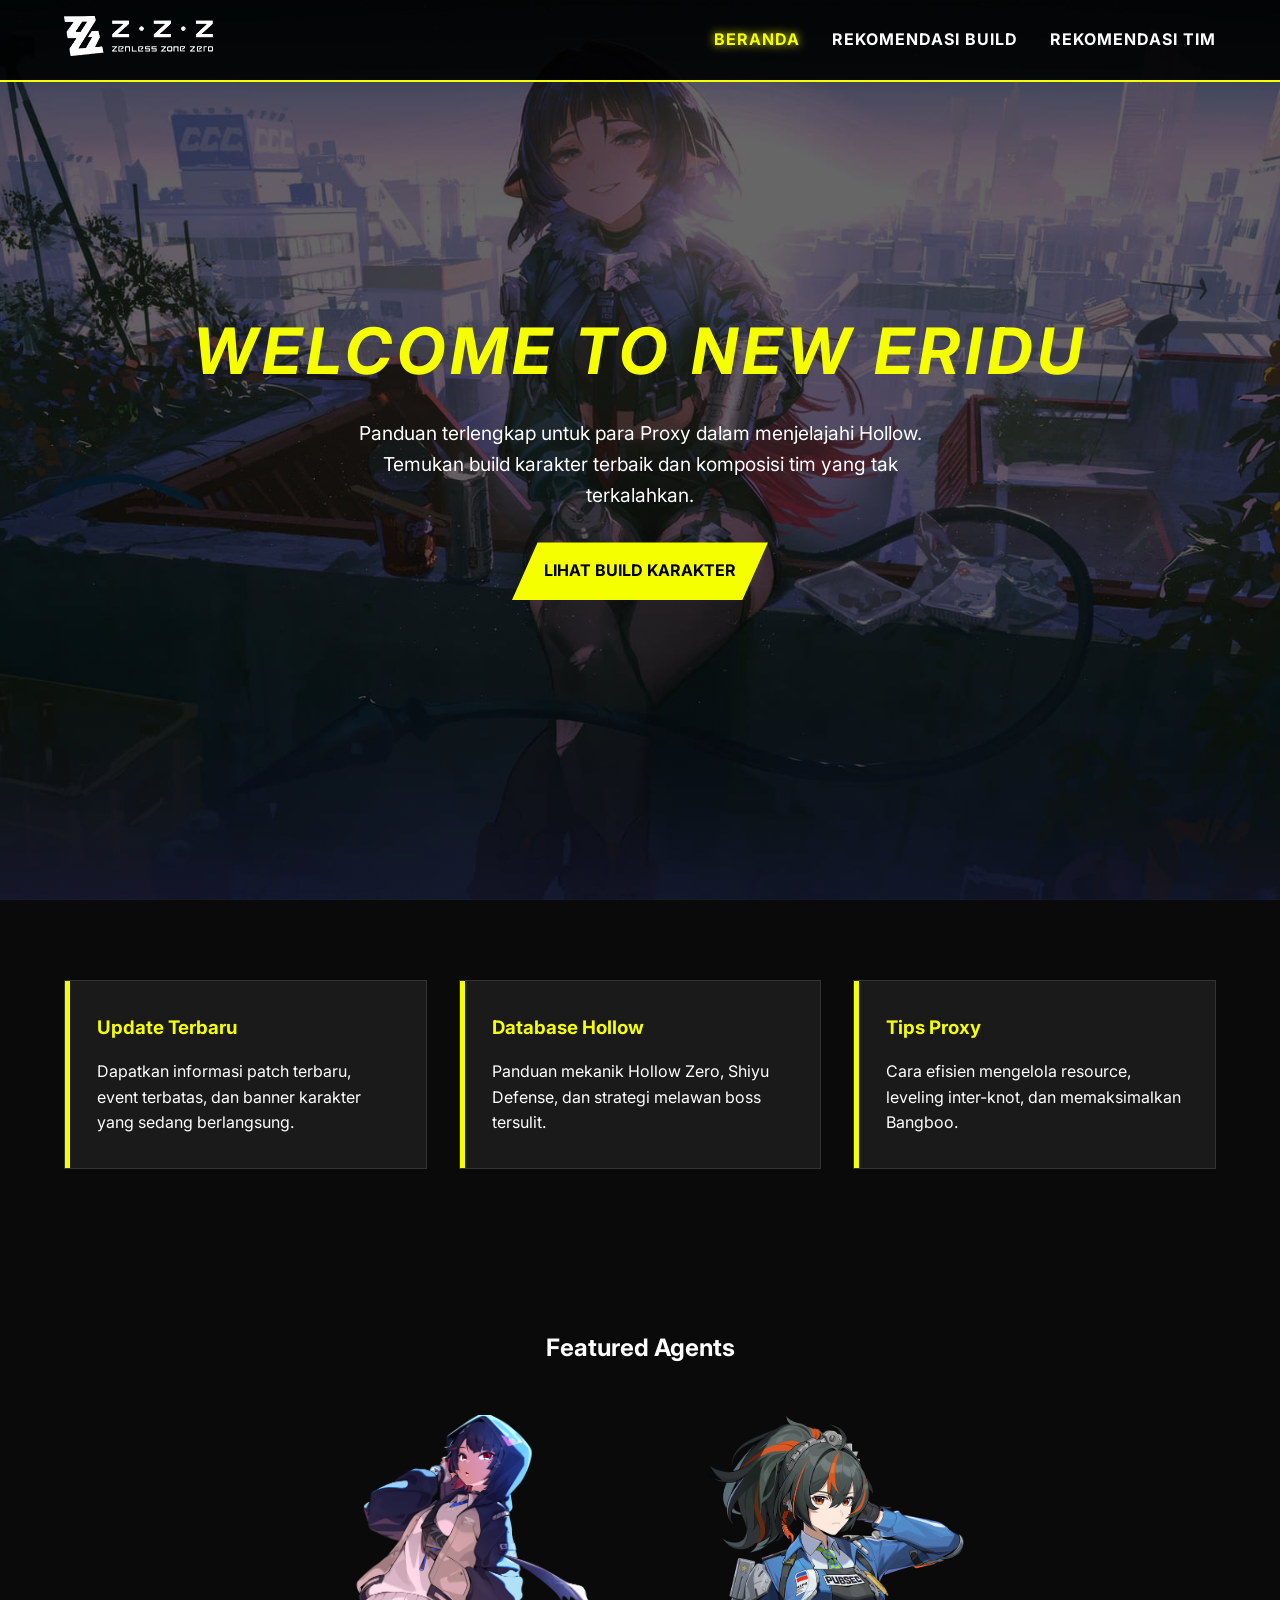
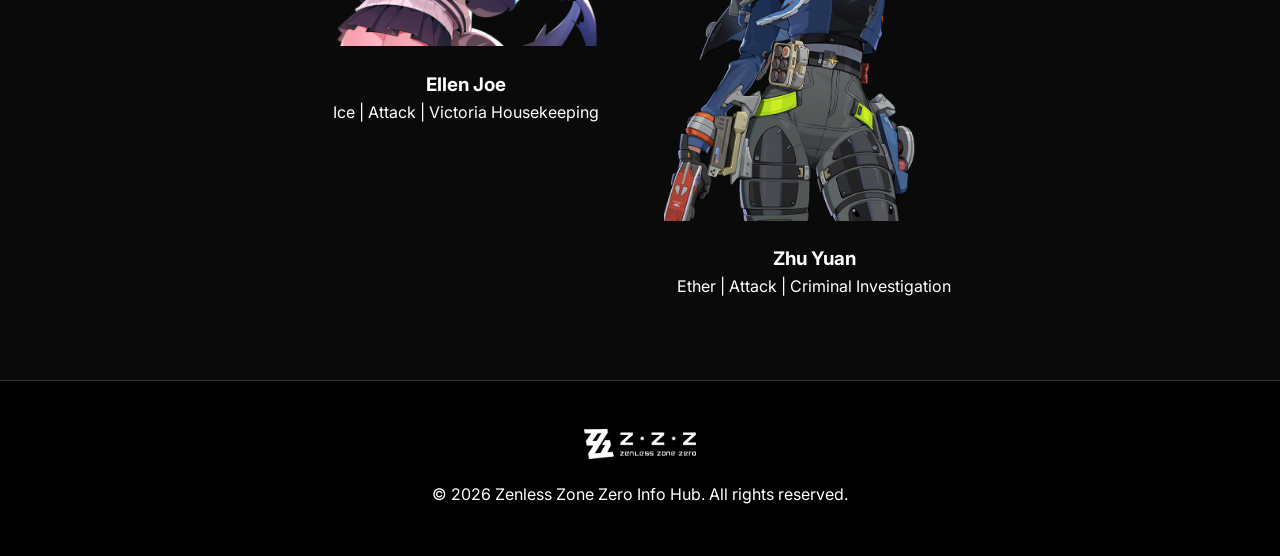
<file: index.html>
<!DOCTYPE html>
<html lang="en">
<head>
    <meta charset="UTF-8">
    <meta name="viewport" content="width=device-width, initial-scale=1.0">
    <title>Zenless Zone Zero - Info Hub</title>
    <link rel="stylesheet" href="assets/css/style.css">
    <link href="https://fonts.googleapis.com/css2?family=Inter:wght@400;700;900&display=swap" rel="stylesheet">
</head>
<body>
    <header>
        <div class="logo">
            <a href="index.html"><img src="assets/images/logo.png" alt="ZZZ Logo"></a>
        </div>
        <nav>
            <ul>
                <li><a href="index.html" class="active">Beranda</a></li>
                <li><a href="characters.html">Rekomendasi Build</a></li>
                <li><a href="teams.html">Rekomendasi Tim</a></li>
            </ul>
        </nav>
    </header>

    <section class="hero">
        <h1>WELCOME TO NEW ERIDU</h1>
        <p>Panduan terlengkap untuk para Proxy dalam menjelajahi Hollow. Temukan build karakter terbaik dan komposisi tim yang tak terkalahkan.</p>
        <a href="characters.html" class="btn">Lihat Build Karakter</a>
    </section>

    <section class="features">
        <div class="card">
            <h3>Update Terbaru</h3>
            <p>Dapatkan informasi patch terbaru, event terbatas, dan banner karakter yang sedang berlangsung.</p>
        </div>
        <div class="card">
            <h3>Database Hollow</h3>
            <p>Panduan mekanik Hollow Zero, Shiyu Defense, dan strategi melawan boss tersulit.</p>
        </div>
        <div class="card">
            <h3>Tips Proxy</h3>
            <p>Cara efisien mengelola resource, leveling inter-knot, dan memaksimalkan Bangboo.</p>
        </div>
    </section>

    <section class="showcase">
        <h2>Featured Agents</h2>
        <div class="char-grid">
            <div class="char-item">
                <img src="assets/images/ellen_joe.png" alt="Ellen Joe">
                <div class="char-info">
                    <h3>Ellen Joe</h3>
                    <p>Ice | Attack | Victoria Housekeeping</p>
                </div>
            </div>
            <div class="char-item">
                <img src="assets/images/zhu_yuan_portrait.png" alt="Zhu Yuan">
                <div class="char-info">
                    <h3>Zhu Yuan</h3>
                    <p>Ether | Attack | Criminal Investigation</p>
                </div>
            </div>
        </div>
    </section>

    <footer>
        <div class="footer-logo">
            <img src="assets/images/logo.png" alt="ZZZ Logo">
        </div>
        <p>&copy; 2026 Zenless Zone Zero Info Hub. All rights reserved.</p>
    </footer>

    <script src="assets/js/main.js"></script>
</body>
</html>
</file>
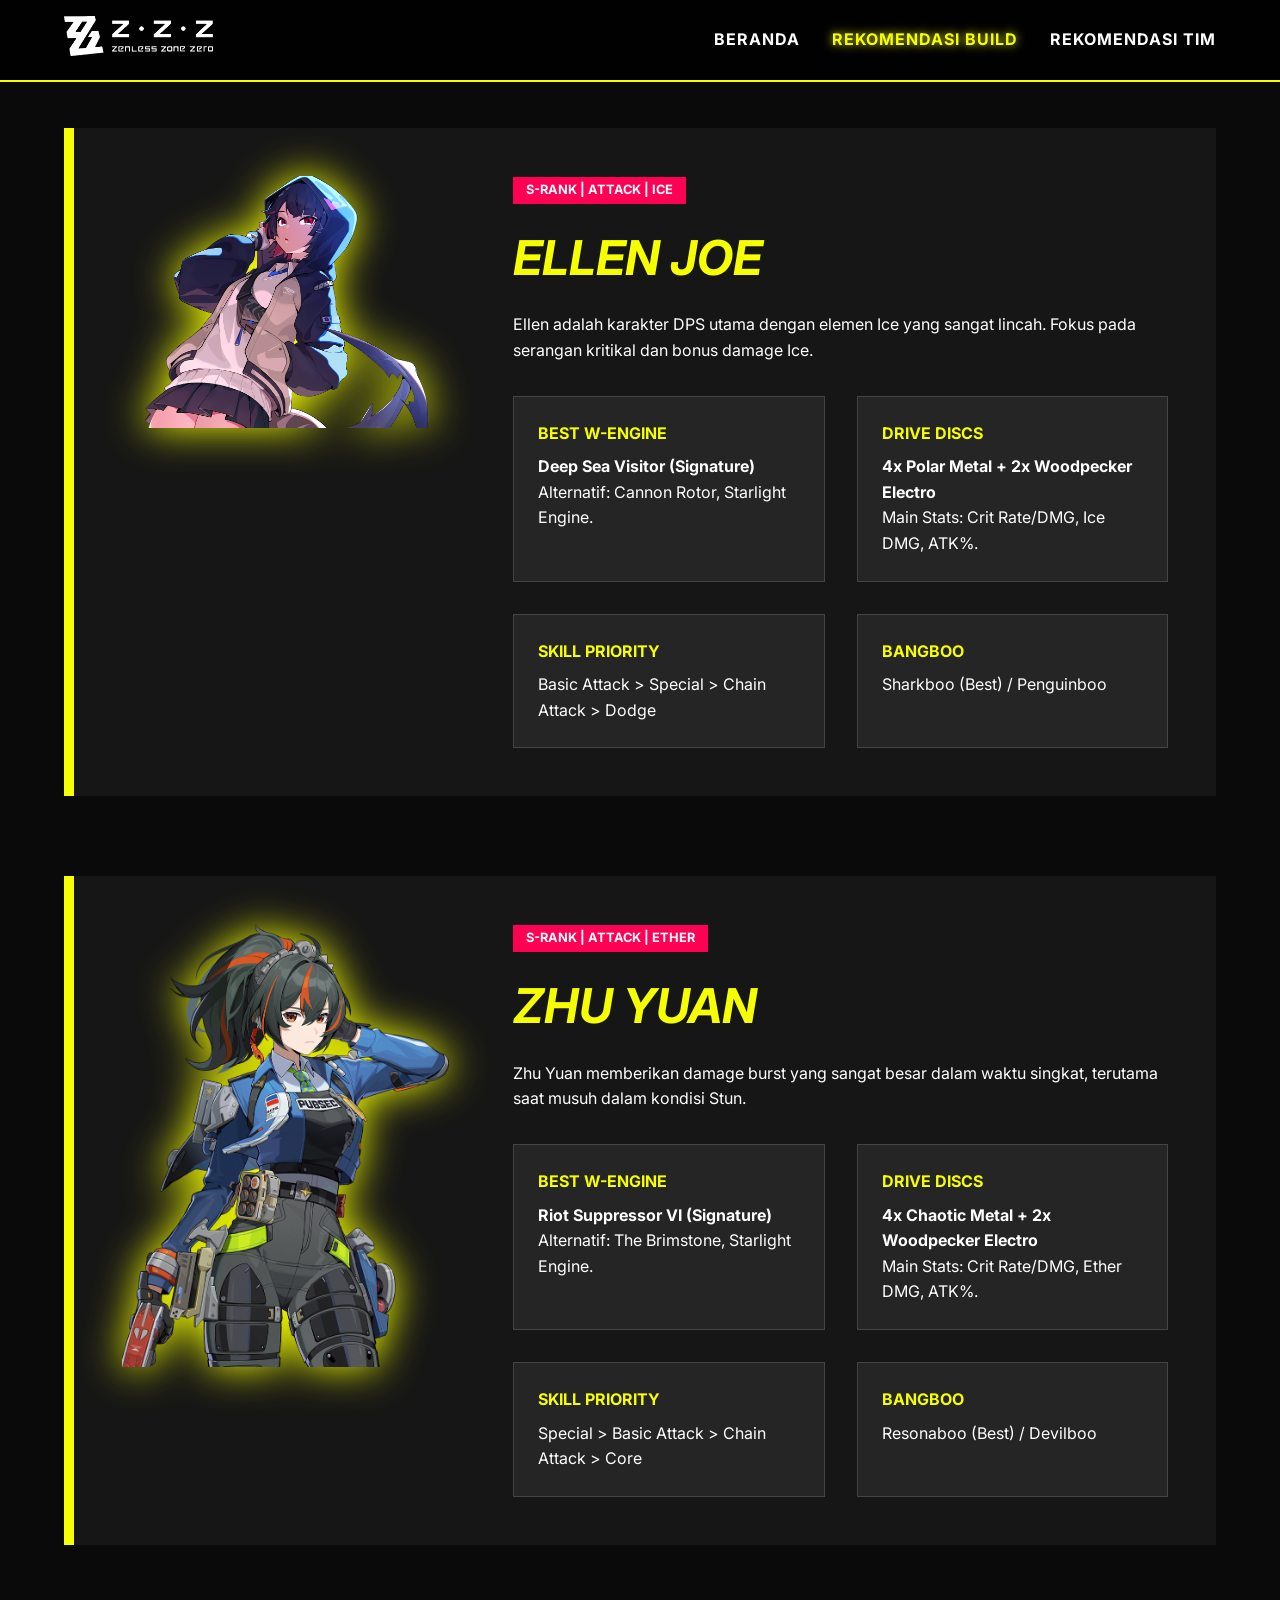
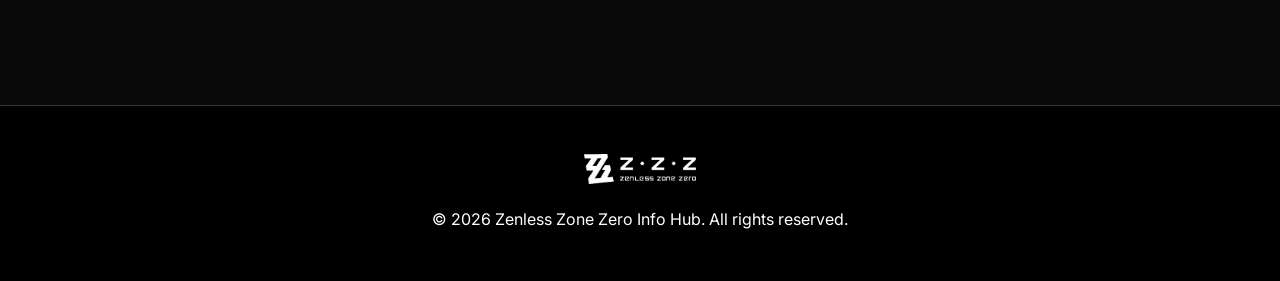
<file: characters.html>
<!DOCTYPE html>
<html lang="en">
<head>
    <meta charset="UTF-8">
    <meta name="viewport" content="width=device-width, initial-scale=1.0">
    <title>Character Build - ZZZ Info Hub</title>
    <link rel="stylesheet" href="assets/css/style.css">
    <link href="https://fonts.googleapis.com/css2?family=Inter:wght@400;700;900&display=swap" rel="stylesheet">
    <style>
        .build-container { padding: 8rem 5% 5rem; }
        .build-section { margin-bottom: 5rem; display: flex; gap: 4rem; align-items: flex-start; background: rgba(26, 26, 26, 0.8); padding: 3rem; border-left: 10px solid var(--primary-color); }
        .build-image { flex: 1; text-align: center; }
        .build-image img { width: 100%; max-width: 400px; filter: drop-shadow(0 0 20px var(--primary-color)); }
        .build-details { flex: 2; }
        .build-details h2 { font-size: 3rem; color: var(--primary-color); margin-bottom: 1rem; font-style: italic; }
        .build-grid { display: grid; grid-template-columns: 1fr 1fr; gap: 2rem; margin-top: 2rem; }
        .build-item { background: #252525; padding: 1.5rem; border: 1px solid #444; }
        .build-item h4 { color: var(--primary-color); margin-bottom: 0.5rem; text-transform: uppercase; }
        .tag { display: inline-block; padding: 0.2rem 0.8rem; background: var(--accent-color); color: white; font-size: 0.8rem; font-weight: bold; margin-bottom: 1rem; }
        @media (max-width: 1024px) { .build-section { flex-direction: column; } }
    </style>
</head>
<body>
    <header>
        <div class="logo">
            <a href="index.html"><img src="assets/images/logo.png" alt="ZZZ Logo"></a>
        </div>
        <nav>
            <ul>
                <li><a href="index.html">Beranda</a></li>
                <li><a href="characters.html" class="active">Rekomendasi Build</a></li>
                <li><a href="teams.html">Rekomendasi Tim</a></li>
            </ul>
        </nav>
    </header>

    <div class="build-container">
        <!-- Ellen Joe Build -->
        <div class="build-section">
            <div class="build-image">
                <img src="assets/images/ellen_joe.png" alt="Ellen Joe">
            </div>
            <div class="build-details">
                <span class="tag">S-RANK | ATTACK | ICE</span>
                <h2>ELLEN JOE</h2>
                <p>Ellen adalah karakter DPS utama dengan elemen Ice yang sangat lincah. Fokus pada serangan kritikal dan bonus damage Ice.</p>
                
                <div class="build-grid">
                    <div class="build-item">
                        <h4>Best W-Engine</h4>
                        <p><strong>Deep Sea Visitor (Signature)</strong></p>
                        <p>Alternatif: Cannon Rotor, Starlight Engine.</p>
                    </div>
                    <div class="build-item">
                        <h4>Drive Discs</h4>
                        <p><strong>4x Polar Metal + 2x Woodpecker Electro</strong></p>
                        <p>Main Stats: Crit Rate/DMG, Ice DMG, ATK%.</p>
                    </div>
                    <div class="build-item">
                        <h4>Skill Priority</h4>
                        <p>Basic Attack > Special > Chain Attack > Dodge</p>
                    </div>
                    <div class="build-item">
                        <h4>Bangboo</h4>
                        <p>Sharkboo (Best) / Penguinboo</p>
                    </div>
                </div>
            </div>
        </div>

        <!-- Zhu Yuan Build -->
        <div class="build-section">
            <div class="build-image">
                <img src="assets/images/zhu_yuan_portrait.png" alt="Zhu Yuan">
            </div>
            <div class="build-details">
                <span class="tag">S-RANK | ATTACK | ETHER</span>
                <h2>ZHU YUAN</h2>
                <p>Zhu Yuan memberikan damage burst yang sangat besar dalam waktu singkat, terutama saat musuh dalam kondisi Stun.</p>
                
                <div class="build-grid">
                    <div class="build-item">
                        <h4>Best W-Engine</h4>
                        <p><strong>Riot Suppressor VI (Signature)</strong></p>
                        <p>Alternatif: The Brimstone, Starlight Engine.</p>
                    </div>
                    <div class="build-item">
                        <h4>Drive Discs</h4>
                        <p><strong>4x Chaotic Metal + 2x Woodpecker Electro</strong></p>
                        <p>Main Stats: Crit Rate/DMG, Ether DMG, ATK%.</p>
                    </div>
                    <div class="build-item">
                        <h4>Skill Priority</h4>
                        <p>Special > Basic Attack > Chain Attack > Core</p>
                    </div>
                    <div class="build-item">
                        <h4>Bangboo</h4>
                        <p>Resonaboo (Best) / Devilboo</p>
                    </div>
                </div>
            </div>
        </div>
    </div>

    <footer>
        <div class="footer-logo">
            <img src="assets/images/logo.png" alt="ZZZ Logo">
        </div>
        <p>&copy; 2026 Zenless Zone Zero Info Hub. All rights reserved.</p>
    </footer>
</body>
</html>
</file>
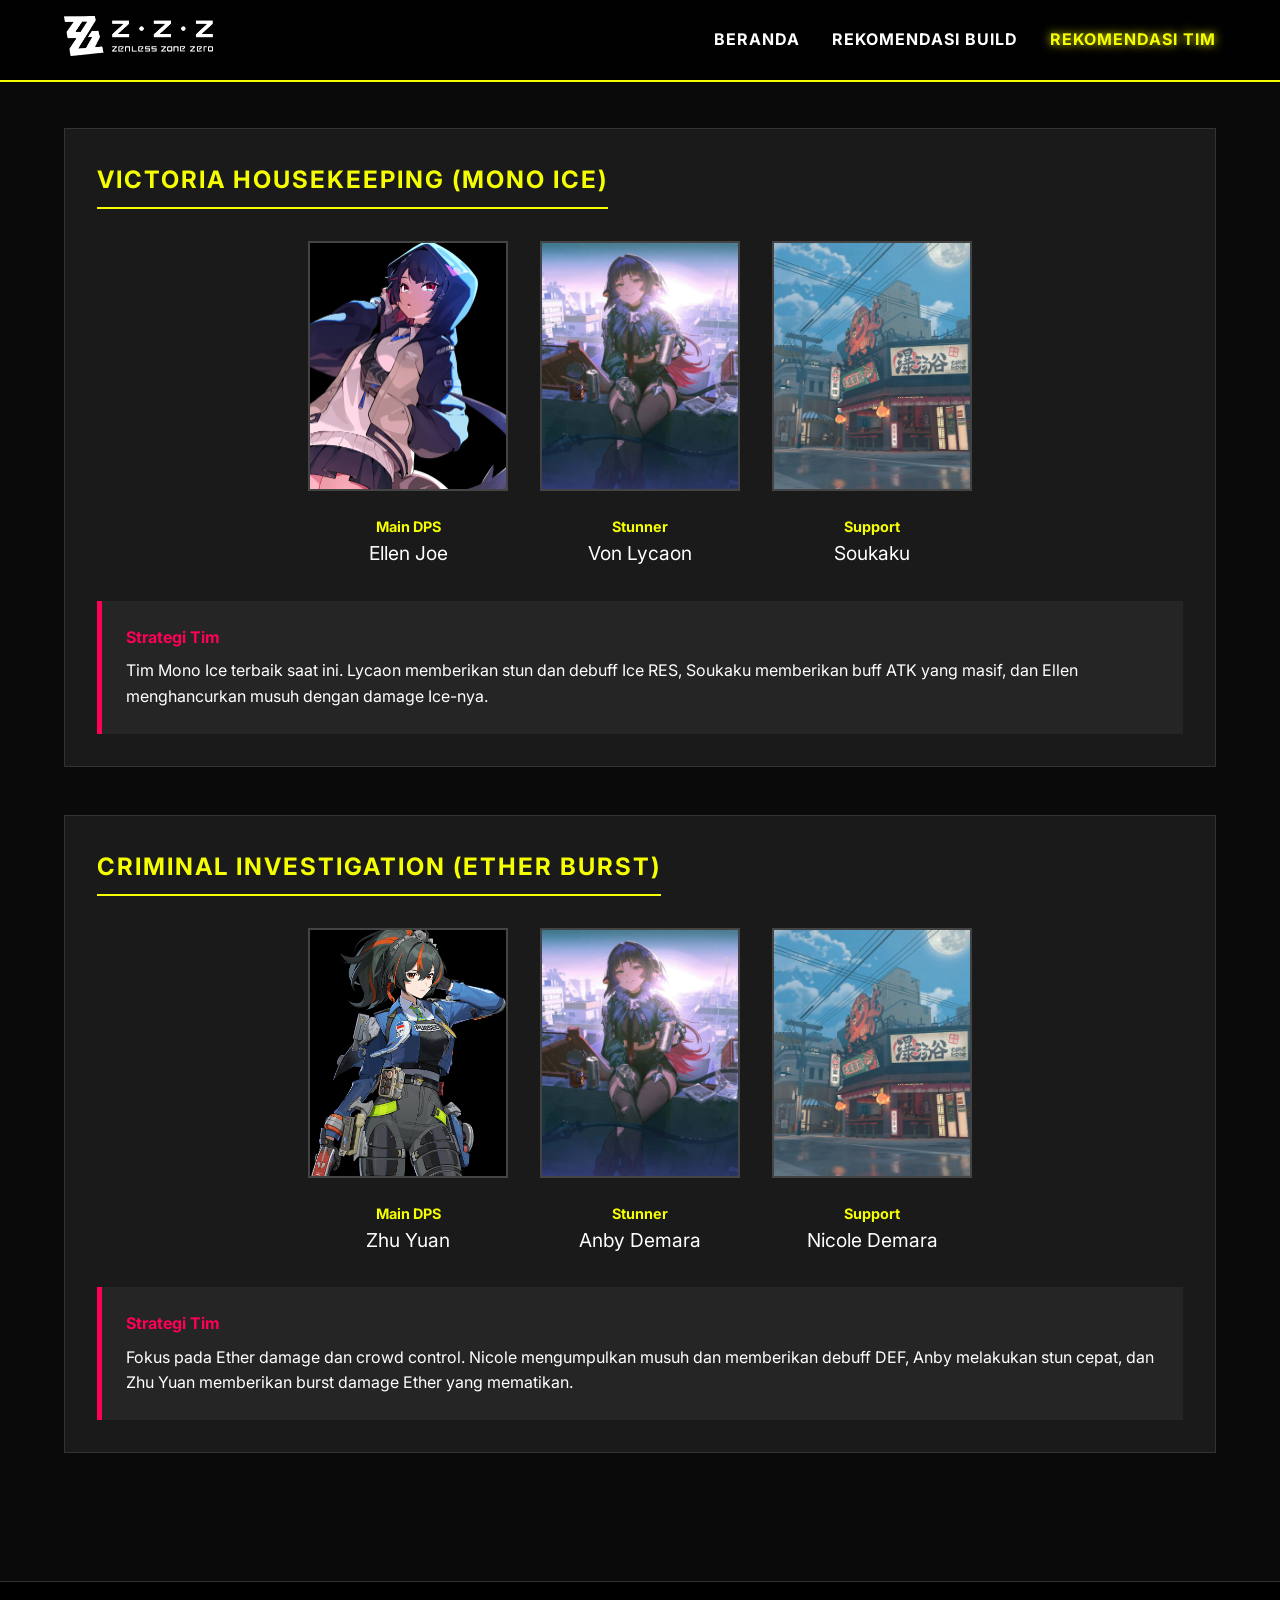
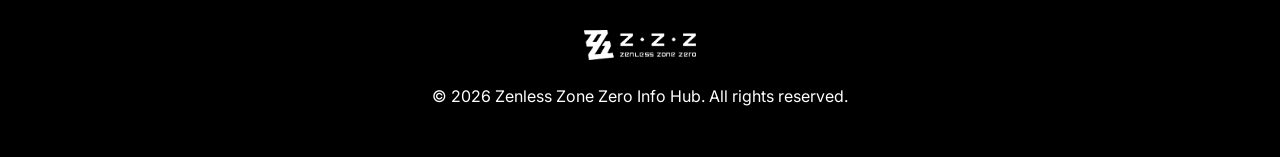
<file: teams.html>
<!DOCTYPE html>
<html lang="en">
<head>
    <meta charset="UTF-8">
    <meta name="viewport" content="width=device-width, initial-scale=1.0">
    <title>Team Recommendations - ZZZ Info Hub</title>
    <link rel="stylesheet" href="assets/css/style.css">
    <link href="https://fonts.googleapis.com/css2?family=Inter:wght@400;700;900&display=swap" rel="stylesheet">
    <style>
        .team-container { padding: 8rem 5% 5rem; }
        .team-card { background: #1a1a1a; margin-bottom: 3rem; border: 1px solid #333; padding: 2rem; position: relative; }
        .team-card h2 { color: var(--primary-color); margin-bottom: 2rem; text-transform: uppercase; letter-spacing: 2px; border-bottom: 2px solid var(--primary-color); display: inline-block; padding-bottom: 0.5rem; }
        .team-members { display: flex; gap: 2rem; flex-wrap: wrap; justify-content: center; }
        .member { text-align: center; width: 200px; }
        .member img { width: 100%; height: 250px; object-fit: cover; border: 2px solid #444; background: #000; transition: var(--transition); }
        .member:hover img { border-color: var(--primary-color); transform: scale(1.05); }
        .member-role { margin-top: 1rem; font-weight: bold; color: var(--primary-color); font-size: 0.9rem; }
        .member-name { font-size: 1.2rem; }
        .team-desc { margin-top: 2rem; background: #252525; padding: 1.5rem; border-left: 5px solid var(--accent-color); }
        .team-desc h4 { color: var(--accent-color); margin-bottom: 0.5rem; }
    </style>
</head>
<body>
    <header>
        <div class="logo">
            <a href="index.html"><img src="assets/images/logo.png" alt="ZZZ Logo"></a>
        </div>
        <nav>
            <ul>
                <li><a href="index.html">Beranda</a></li>
                <li><a href="characters.html">Rekomendasi Build</a></li>
                <li><a href="teams.html" class="active">Rekomendasi Tim</a></li>
            </ul>
        </nav>
    </header>

    <div class="team-container">
        <!-- Victoria Housekeeping Team -->
        <div class="team-card">
            <h2>Victoria Housekeeping (Mono Ice)</h2>
            <div class="team-members">
                <div class="member">
                    <img src="assets/images/ellen_joe.png" alt="Ellen Joe">
                    <div class="member-role">Main DPS</div>
                    <div class="member-name">Ellen Joe</div>
                </div>
                <div class="member">
                    <img src="assets/images/bg_hero.jpg" alt="Lycaon" style="object-position: center top;"> <!-- Placeholder for Lycaon -->
                    <div class="member-role">Stunner</div>
                    <div class="member-name">Von Lycaon</div>
                </div>
                <div class="member">
                    <img src="assets/images/bg_footer.jpg" alt="Soukaku"> <!-- Placeholder for Soukaku -->
                    <div class="member-role">Support</div>
                    <div class="member-name">Soukaku</div>
                </div>
            </div>
            <div class="team-desc">
                <h4>Strategi Tim</h4>
                <p>Tim Mono Ice terbaik saat ini. Lycaon memberikan stun dan debuff Ice RES, Soukaku memberikan buff ATK yang masif, dan Ellen menghancurkan musuh dengan damage Ice-nya.</p>
            </div>
        </div>

        <!-- Public Security Team -->
        <div class="team-card">
            <h2>Criminal Investigation (Ether Burst)</h2>
            <div class="team-members">
                <div class="member">
                    <img src="assets/images/zhu_yuan_portrait.png" alt="Zhu Yuan">
                    <div class="member-role">Main DPS</div>
                    <div class="member-name">Zhu Yuan</div>
                </div>
                <div class="member">
                    <img src="assets/images/bg_hero.jpg" alt="Anby"> <!-- Placeholder for Anby -->
                    <div class="member-role">Stunner</div>
                    <div class="member-name">Anby Demara</div>
                </div>
                <div class="member">
                    <img src="assets/images/bg_footer.jpg" alt="Nicole"> <!-- Placeholder for Nicole -->
                    <div class="member-role">Support</div>
                    <div class="member-name">Nicole Demara</div>
                </div>
            </div>
            <div class="team-desc">
                <h4>Strategi Tim</h4>
                <p>Fokus pada Ether damage dan crowd control. Nicole mengumpulkan musuh dan memberikan debuff DEF, Anby melakukan stun cepat, dan Zhu Yuan memberikan burst damage Ether yang mematikan.</p>
            </div>
        </div>
    </div>

    <footer>
        <div class="footer-logo">
            <img src="assets/images/logo.png" alt="ZZZ Logo">
        </div>
        <p>&copy; 2026 Zenless Zone Zero Info Hub. All rights reserved.</p>
    </footer>
</body>
</html>
</file>
<file: assets/css/style.css>
:root {
    --primary-color: #f6ff00; /* Neon Yellow */
    --secondary-color: #000000;
    --accent-color: #ff0055; /* Neon Pink/Red */
    --text-color: #ffffff;
    --bg-dark: #0a0a0a;
    --bg-card: #1a1a1a;
    --font-main: 'Inter', sans-serif;
    --transition: all 0.3s ease;
}

* {
    margin: 0;
    padding: 0;
    box-sizing: border-box;
}

body {
    background-color: var(--bg-dark);
    color: var(--text-color);
    font-family: var(--font-main);
    line-height: 1.6;
    overflow-x: hidden;
}

/* Header & Nav */
header {
    position: fixed;
    top: 0;
    width: 100%;
    background: rgba(0, 0, 0, 0.9);
    padding: 1rem 5%;
    display: flex;
    justify-content: space-between;
    align-items: center;
    z-index: 1000;
    border-bottom: 2px solid var(--primary-color);
}

.logo img {
    height: 40px;
}

nav ul {
    display: flex;
    list-style: none;
}

nav ul li {
    margin-left: 2rem;
}

nav ul li a {
    color: var(--text-color);
    text-decoration: none;
    font-weight: bold;
    text-transform: uppercase;
    letter-spacing: 1px;
    transition: var(--transition);
}

nav ul li a:hover, nav ul li a.active {
    color: var(--primary-color);
    text-shadow: 0 0 10px var(--primary-color);
}

/* Hero Section */
.hero {
    height: 100vh;
    background: linear-gradient(rgba(0,0,0,0.6), rgba(0,0,0,0.6)), url('../images/bg_hero.jpg') center/cover no-repeat;
    display: flex;
    flex-direction: column;
    justify-content: center;
    align-items: center;
    text-align: center;
    padding: 0 5%;
}

.hero h1 {
    font-size: 4rem;
    margin-bottom: 1rem;
    color: var(--primary-color);
    text-transform: uppercase;
    font-style: italic;
    letter-spacing: 5px;
}

.hero p {
    font-size: 1.2rem;
    max-width: 600px;
    margin-bottom: 2rem;
}

.btn {
    padding: 1rem 2rem;
    background: var(--primary-color);
    color: var(--secondary-color);
    text-decoration: none;
    font-weight: bold;
    text-transform: uppercase;
    border: none;
    cursor: pointer;
    transition: var(--transition);
    clip-path: polygon(10% 0, 100% 0, 90% 100%, 0 100%);
}

.btn:hover {
    background: var(--text-color);
    transform: scale(1.05);
}

/* Features Section */
.features {
    padding: 5rem 5%;
    display: grid;
    grid-template-columns: repeat(auto-fit, minmax(300px, 1fr));
    gap: 2rem;
}

.card {
    background: var(--bg-card);
    padding: 2rem;
    border: 1px solid #333;
    transition: var(--transition);
    position: relative;
    overflow: hidden;
}

.card:hover {
    border-color: var(--primary-color);
    transform: translateY(-10px);
    box-shadow: 0 0 20px rgba(246, 255, 0, 0.2);
}

@keyframes neonPulse {
    0% { text-shadow: 0 0 5px var(--primary-color); }
    50% { text-shadow: 0 0 20px var(--primary-color), 0 0 30px var(--accent-color); }
    100% { text-shadow: 0 0 5px var(--primary-color); }
}

.hero h1 {
    animation: neonPulse 3s infinite;
}

/* Glitch Effect for Buttons */
.btn {
    position: relative;
    overflow: hidden;
}

.btn::after {
    content: '';
    position: absolute;
    top: 0;
    left: -100%;
    width: 100%;
    height: 100%;
    background: linear-gradient(90deg, transparent, rgba(255,255,255,0.4), transparent);
    transition: 0.5s;
}

.btn:hover::after {
    left: 100%;
}

.card::before {
    content: '';
    position: absolute;
    top: 0;
    left: 0;
    width: 5px;
    height: 100%;
    background: var(--primary-color);
}

.card h3 {
    margin-bottom: 1rem;
    color: var(--primary-color);
}

/* Character Showcase */
.showcase {
    padding: 5rem 5%;
    text-align: center;
}

.char-grid {
    display: flex;
    justify-content: center;
    gap: 3rem;
    margin-top: 3rem;
    flex-wrap: wrap;
}

.char-item {
    width: 300px;
    position: relative;
}

.char-item img {
    width: 100%;
    transition: var(--transition);
}

.char-item:hover img {
    transform: scale(1.1);
}

.char-info {
    margin-top: 1rem;
}

/* Footer */
footer {
    padding: 3rem 5%;
    background: var(--secondary-color);
    text-align: center;
    border-top: 1px solid #333;
}

.footer-logo img {
    height: 30px;
    margin-bottom: 1rem;
}

/* Responsive */
@media (max-width: 768px) {
    .hero h1 { font-size: 2.5rem; }
    nav ul { display: none; }
}
</file>
